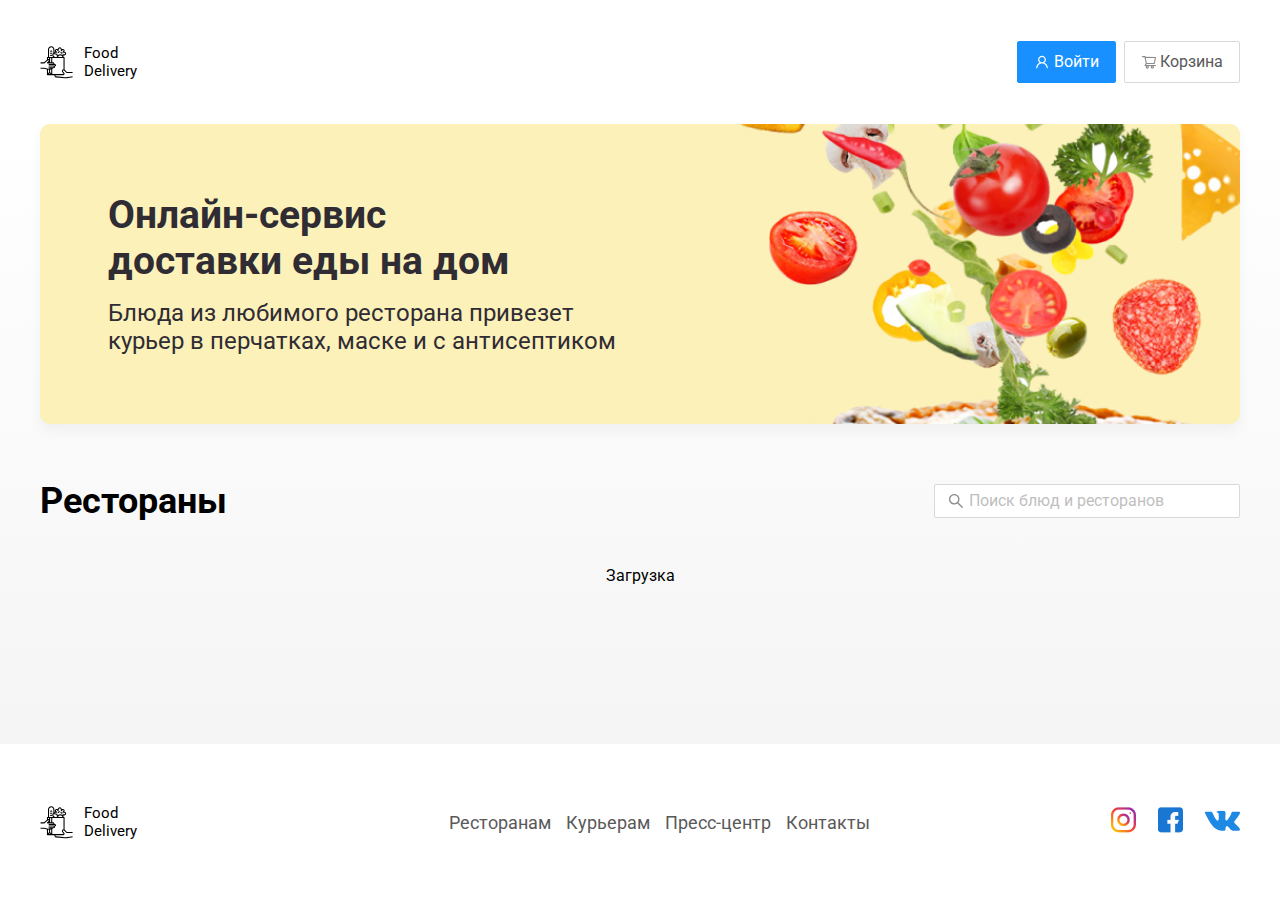
<file: index.html>
<!DOCTYPE html>
<html lang="ru">

<head>
  <meta charset="UTF-8">
  <meta name="viewport" content="width=device-width, initial-scale=1.0">
  <link rel="preconnect" href="https://fonts.googleapis.com">
  <link rel="preconnect" href="https://fonts.gstatic.com" crossorigin>
  <link
    href="https://fonts.googleapis.com/css2?family=Roboto:ital,wght@0,100;0,300;0,400;0,500;0,700;0,900;1,100;1,300;1,400;1,500;1,700;1,900&display=swap"
    rel="stylesheet">
  <link rel="stylesheet" href="./assets/styles/style.css">
  <script src="./assets/scripts/index.js" type="module" defer></script>
  <title>Food Delivery</title>
</head>

<body>
  <div class="page-wrapper">
    <header class="header">
      <div class="container">
        <div class="header-box">
          <a href="./index.html">
            <div class="logo header-logo">
              <div class="logo-img"><img src="./assets/icons/logo.svg" alt="logo"></div>
              <div class="logo-title">Food<br>Delivery</div>
            </div>
          </a>
          <div class="header-controls">
            <button type="button" class="btn primary-btn">
              <img src="./assets/icons/user.svg" alt="user icon" class="user-icon icon">
              Войти
            </button>
            <button type="button" id="cart-btn" class="btn outline-btn">
              <img src="./assets/icons/cart.svg" alt="cart icon" class="user-icon icon">
              Корзина</button>
          </div>
        </div>
      </div>
    </header>
    <main class="main">
      <div class="container">
        <section class="promo">
          <div class="promo-info">
            <h1 class="promo-title">Онлайн-сервис<br>доставки еды на дом</h1>
            <p class="promo-text">Блюда из любимого ресторана привезет<br>курьер в перчатках, маске и с
              антисептиком
            </p>
          </div>
          <div class="promo-img"></div>
        </section>
        <section class="restaurants">
          <div class="restaurants-title-box">
            <h2 class="restaurants-title">Рестораны</h2>
            <div class="restaurants-search-box">
              <button type="button" class="restaurants-search-btn">
                <img src="./assets/icons/search-icon.svg" alt="search icon">
              </button>
              <input type="text" class="restaurants-search" placeholder="Поиск блюд и ресторанов">
            </div>
          </div>
          <div id="cards-box" class="cards-box">

          </div>
        </section>
      </div>
    </main>

    <div class="cart-modal__overlay">
      <div class="cart-modal">
        <div class="cart-modal__title-box">
          <h2 class="cart-modal__title">Корзина</h2>
          <button type="button" id="modal-close-btn" class="btn close-btn">
            <svg width="26" height="26" viewBox="0 0 26 26" fill="none" xmlns="http://www.w3.org/2000/svg">
              <path
                d="M16.0035 13L25.3506 3.65245C25.6077 3.39513 25.7496 3.05184 25.75 2.68578C25.75 2.31952 25.6081 1.97582 25.3506 1.71891L24.5315 0.900011C24.274 0.642084 23.9307 0.500824 23.5642 0.500824C23.1984 0.500824 22.8551 0.642084 22.5976 0.900011L13.2504 10.247L3.90285 0.900011C3.64573 0.642084 3.30224 0.500824 2.93598 0.500824C2.57012 0.500824 2.22663 0.642084 1.96951 0.900011L1.15 1.71891C0.616667 2.25225 0.616667 3.11973 1.15 3.65245L10.4974 13L1.15 22.3472C0.892683 22.6049 0.751016 22.9482 0.751016 23.3142C0.751016 23.6803 0.892683 24.0236 1.15 24.2811L1.96931 25.1C2.22642 25.3577 2.57012 25.4992 2.93577 25.4992C3.30203 25.4992 3.64553 25.3577 3.90264 25.1L13.2502 15.7529L22.5974 25.1C22.8549 25.3577 23.1982 25.4992 23.564 25.4992H23.5644C23.9305 25.4992 24.2738 25.3577 24.5313 25.1L25.3504 24.2811C25.6075 24.0238 25.7494 23.6803 25.7494 23.3142C25.7494 22.9482 25.6075 22.6049 25.3504 22.3474L16.0035 13Z"
                fill="black" />
            </svg>
          </button>
        </div>
        <div class="cart-modal__products-list">
          <ul>
            <li>
              <div class="cart-modal__product-item">
                <div class="product-name">Ролл угорь стандарт</div>
                <div class="product-controls-box">
                  <div class="product-price">250 ₽</div>
                  <div class="product-btns-box">
                    <button type="button" class="btn cart-modal-btn">-</button>
                    <div class="product-count">1</div>
                    <button type="button" class="btn cart-modal-btn">+</button>
                  </div>
                </div>
              </div>
            </li>
            <li>
              <div class="cart-modal__product-item">
                <div class="product-name">Окинава стандарт</div>
                <div class="product-controls-box">
                  <div class="product-price">250 ₽</div>
                  <div class="product-btns-box">
                    <button type="button" class="btn cart-modal-btn">-</button>
                    <div class="product-count">1</div>
                    <button type="button" class="btn cart-modal-btn">+</button>
                  </div>
                </div>
              </div>
            </li>
            <li>
              <div class="cart-modal__product-item">
                <div class="product-name">Ролл с креветкой стандарт</div>
                <div class="product-controls-box">
                  <div class="product-price">250 ₽</div>
                  <div class="product-btns-box">
                    <button type="button" class="btn cart-modal-btn">-</button>
                    <div class="product-count">1</div>
                    <button type="button" class="btn cart-modal-btn">+</button>
                  </div>
                </div>
              </div>
            </li>
          </ul>
        </div>
        <div class="cart-modal__total-box">
          <div class="cart-modal__total-sum">750 ₽</div>
          <div class="cart-modal__controls">
            <button type="button" class="btn primary-btn">Оформить заказ</button>
            <button type="button" class="btn outline-btn ">Отмена</button>
          </div>
        </div>
      </div>
    </div>

    <footer class="footer">
      <div class="container">
        <div class="footer-box">
          <a href="./index.html">
            <div class="logo footer-logo">
              <div class="logo-img"><img src="./assets/icons/logo.svg" alt="logo"></div>
              <div class="logo-title">Food<br>Delivery</div>
            </div>
          </a>
          <div class="footer-nav"></div>
          <div class="footer-social"></div>
          <div class="footer-nav">
            <ul class="footer-nav-list">
              <li class="footer-nav-link"><a href="#">Ресторанам</a></li>
              <li class="footer-nav-link"><a href="#">Курьерам</a></li>
              <li class="footer-nav-link"><a href="#">Пресс-центр</a></li>
              <li class="footer-nav-link"><a href="#">Контакты</a></li>
            </ul>
          </div>
          <div class="footer-social">
            <a href="#">
              <img src="./assets/icons/inst-logo.png" alt="instagram logo" class="social-link">
            </a>
            <a href="#">
              <img src="./assets/icons/fb-logo.png" alt="facebook logo" class="social-link">
            </a>
            <a href="#">
              <img src="./assets/icons/vk-logo.png" alt="vk logo" class="social-link">
            </a>
          </div>
        </div>
      </div>
    </footer>
  </div>
</body>

</html>
</file>
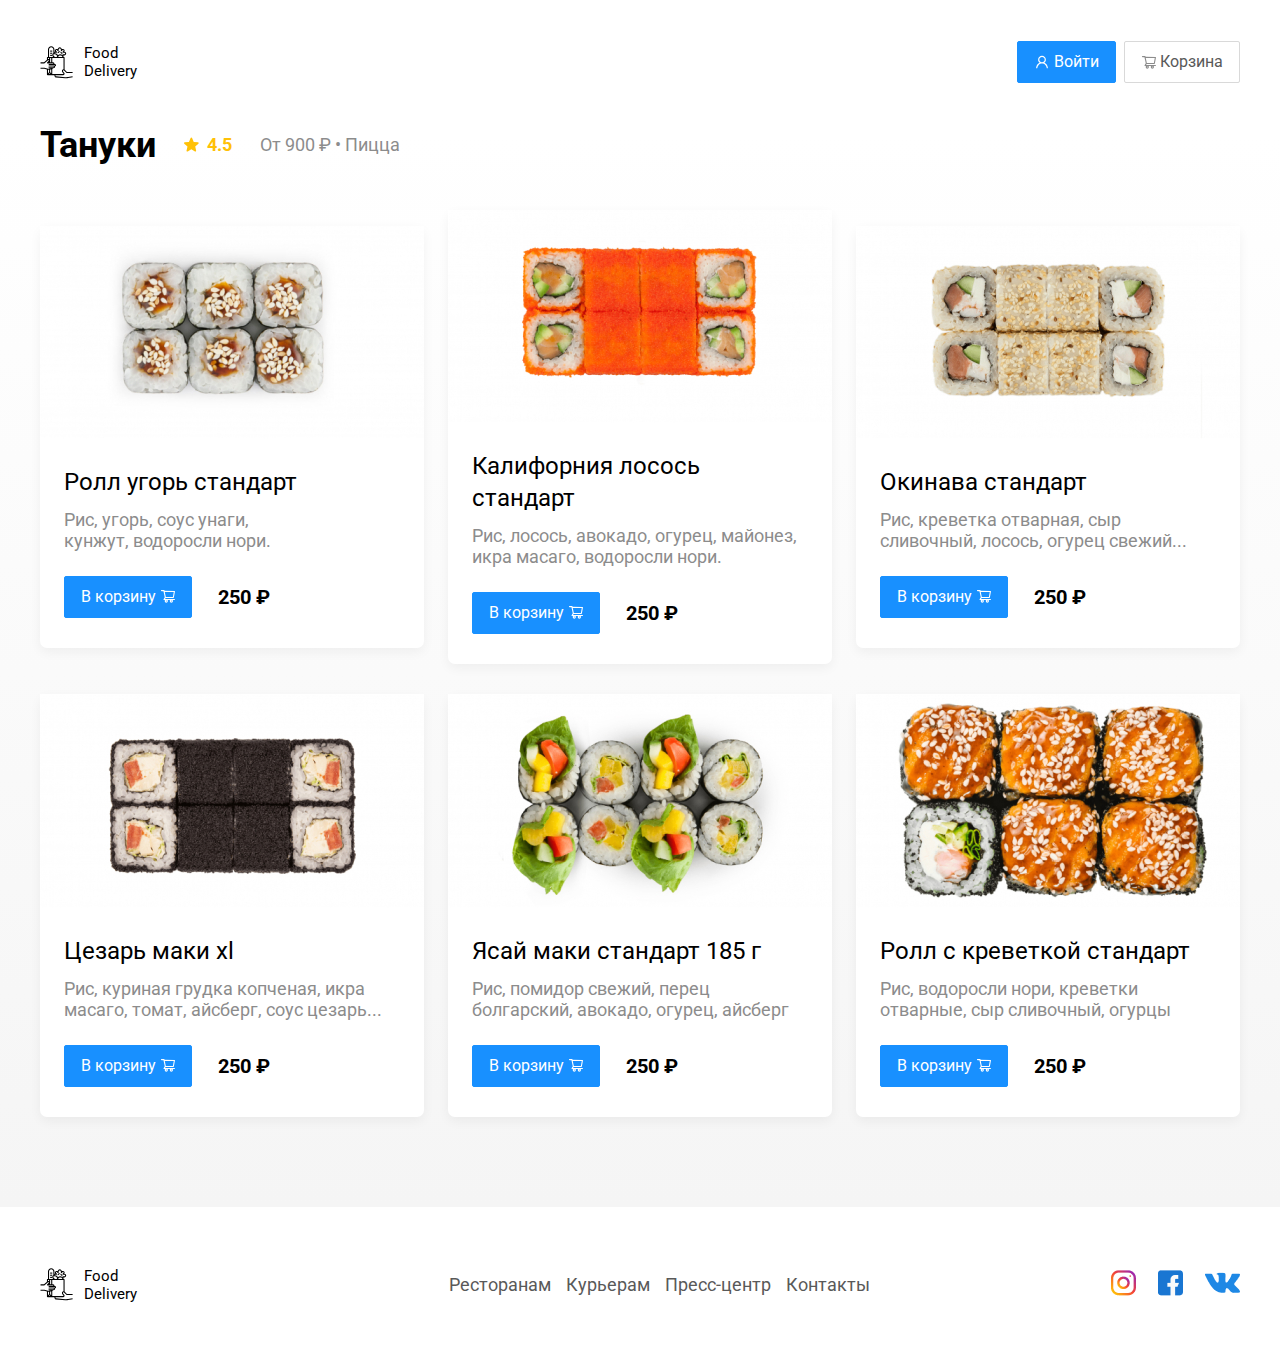
<file: tanuki.html>
<!DOCTYPE html>
<html lang="ru">

<head>
  <meta charset="UTF-8">
  <meta name="viewport" content="width=device-width, initial-scale=1.0">
  <link rel="preconnect" href="https://fonts.googleapis.com">
  <link rel="preconnect" href="https://fonts.gstatic.com" crossorigin>
  <link
    href="https://fonts.googleapis.com/css2?family=Roboto:ital,wght@0,100;0,300;0,400;0,500;0,700;0,900;1,100;1,300;1,400;1,500;1,700;1,900&display=swap"
    rel="stylesheet">
  <link rel="stylesheet" href="./assets/styles/style.css">
  <script src="./assets/scripts/index.js" type="module" defer></script>
  <title>Food Delivery</title>
</head>

<body>
  <div class="page-wrapper">
    <header class="header">
      <div class="container">
        <div class="header-box">
          <a href="./index.html">
            <div class="logo header-logo">
              <div class="logo-img"><img src="./assets/icons/logo.svg" alt="logo"></div>
              <div class="logo-title">Food<br>Delivery</div>
            </div>
          </a>
          <div class="header-controls">
            <button type="button" class="btn primary-btn">
              <img src="./assets/icons/user.svg" alt="user icon" class="user-icon icon">
              Войти
            </button>
            <button type="button" id="cart-btn" class="btn outline-btn">
              <img src="./assets/icons/cart.svg" alt="cart icon" class="user-icon icon">
              Корзина</button>
          </div>
        </div>
      </div>
    </header>
    <main class="main">
      <div class="container">
        <section class="restaurants">
          <div class="restaurants-title-box flex-content-start">
            <h2 class="restaurants-title">Тануки</h2>
            <div class="restaurant-rating"><img src="./assets/icons/star-icon.svg" alt="star icon">4.5</div>
            <div class="restaurant-price">От 900 &#8381; &bull; Пицца </div>
          </div>
          <div class="cards-box">
            <div class="card food-card">
              <div class="card-img food-card-img">
                <img src="./assets/images/food-1.jpg" alt="dish image">
              </div>
              <div class="food-card-info-wrapper">
                <h3 class="card-name food-card-title">Ролл угорь стандарт</h3>
                <p class="food-card-description">Рис, угорь, соус унаги,<br> кунжут, водоросли нори.</p>
                <div class="card-info-box">
                  <button type="button" class="btn primary-btn">
                    В корзину
                    <svg width="15" height="13" viewBox="0 0 15 13" fill="none" xmlns="http://www.w3.org/2000/svg">
                      <path
                        d="M14.4202 8.96719H5.11549L5.58268 8.01562L13.3452 8.00156C13.6077 8.00156 13.8327 7.81406 13.8796 7.55469L14.9546 1.5375C14.9827 1.37969 14.9405 1.21719 14.8374 1.09375C14.7864 1.033 14.7228 0.984065 14.6511 0.950339C14.5793 0.916613 14.501 0.898903 14.4217 0.898438L4.54674 0.865625L4.46237 0.46875C4.40924 0.215625 4.18112 0.03125 3.92174 0.03125H1.50768C1.36139 0.03125 1.2211 0.0893608 1.11766 0.192799C1.01423 0.296237 0.956116 0.436529 0.956116 0.582813C0.956116 0.729096 1.01423 0.869388 1.11766 0.972826C1.2211 1.07626 1.36139 1.13438 1.50768 1.13438H3.47487L3.84362 2.8875L4.75143 7.28281L3.58268 9.19063C3.52198 9.27254 3.48543 9.36981 3.47714 9.47143C3.46886 9.57305 3.48918 9.67496 3.5358 9.76562C3.62955 9.95156 3.81862 10.0688 4.02799 10.0688H5.00924C4.80005 10.3466 4.68706 10.685 4.68737 11.0328C4.68737 11.9172 5.40612 12.6359 6.29049 12.6359C7.17487 12.6359 7.89362 11.9172 7.89362 11.0328C7.89362 10.6844 7.77799 10.3453 7.57174 10.0688H10.0889C9.87974 10.3466 9.76675 10.685 9.76705 11.0328C9.76705 11.9172 10.4858 12.6359 11.3702 12.6359C12.2546 12.6359 12.9733 11.9172 12.9733 11.0328C12.9733 10.6844 12.8577 10.3453 12.6514 10.0688H14.4217C14.7249 10.0688 14.9733 9.82187 14.9733 9.51719C14.9724 9.37106 14.9137 9.23122 14.8101 9.12818C14.7065 9.02514 14.5663 8.96727 14.4202 8.96719V8.96719ZM4.77643 1.95312L13.7733 1.98281L12.8921 6.91719L5.82487 6.92969L4.77643 1.95312ZM6.29049 11.5266C6.01862 11.5266 5.79674 11.3047 5.79674 11.0328C5.79674 10.7609 6.01862 10.5391 6.29049 10.5391C6.56237 10.5391 6.78424 10.7609 6.78424 11.0328C6.78424 11.1638 6.73222 11.2894 6.63962 11.3819C6.54703 11.4745 6.42144 11.5266 6.29049 11.5266V11.5266ZM11.3702 11.5266C11.0983 11.5266 10.8764 11.3047 10.8764 11.0328C10.8764 10.7609 11.0983 10.5391 11.3702 10.5391C11.6421 10.5391 11.8639 10.7609 11.8639 11.0328C11.8639 11.1638 11.8119 11.2894 11.7193 11.3819C11.6267 11.4745 11.5011 11.5266 11.3702 11.5266V11.5266Z"
                        fill="#FFF" />
                    </svg>
                  </button>
                  <div class="food-card-price">250 &#8381;</div>
                </div>
              </div>
            </div>
            <div class="card food-card">
              <div class="card-img food-card-img">
                <img src="./assets/images/food-2.jpg" alt="dish image">
              </div>
              <div class="food-card-info-wrapper">
                <h3 class="card-name food-card-title">Калифорния лосось стандарт</h3>
                <p class="food-card-description">Рис, лосось, авокадо, огурец, майонез, икра масаго, водоросли нори.</p>
                <div class="card-info-box">
                  <button type="button" class="btn primary-btn">
                    В корзину
                    <svg width="15" height="13" viewBox="0 0 15 13" fill="none" xmlns="http://www.w3.org/2000/svg">
                      <path
                        d="M14.4202 8.96719H5.11549L5.58268 8.01562L13.3452 8.00156C13.6077 8.00156 13.8327 7.81406 13.8796 7.55469L14.9546 1.5375C14.9827 1.37969 14.9405 1.21719 14.8374 1.09375C14.7864 1.033 14.7228 0.984065 14.6511 0.950339C14.5793 0.916613 14.501 0.898903 14.4217 0.898438L4.54674 0.865625L4.46237 0.46875C4.40924 0.215625 4.18112 0.03125 3.92174 0.03125H1.50768C1.36139 0.03125 1.2211 0.0893608 1.11766 0.192799C1.01423 0.296237 0.956116 0.436529 0.956116 0.582813C0.956116 0.729096 1.01423 0.869388 1.11766 0.972826C1.2211 1.07626 1.36139 1.13438 1.50768 1.13438H3.47487L3.84362 2.8875L4.75143 7.28281L3.58268 9.19063C3.52198 9.27254 3.48543 9.36981 3.47714 9.47143C3.46886 9.57305 3.48918 9.67496 3.5358 9.76562C3.62955 9.95156 3.81862 10.0688 4.02799 10.0688H5.00924C4.80005 10.3466 4.68706 10.685 4.68737 11.0328C4.68737 11.9172 5.40612 12.6359 6.29049 12.6359C7.17487 12.6359 7.89362 11.9172 7.89362 11.0328C7.89362 10.6844 7.77799 10.3453 7.57174 10.0688H10.0889C9.87974 10.3466 9.76675 10.685 9.76705 11.0328C9.76705 11.9172 10.4858 12.6359 11.3702 12.6359C12.2546 12.6359 12.9733 11.9172 12.9733 11.0328C12.9733 10.6844 12.8577 10.3453 12.6514 10.0688H14.4217C14.7249 10.0688 14.9733 9.82187 14.9733 9.51719C14.9724 9.37106 14.9137 9.23122 14.8101 9.12818C14.7065 9.02514 14.5663 8.96727 14.4202 8.96719V8.96719ZM4.77643 1.95312L13.7733 1.98281L12.8921 6.91719L5.82487 6.92969L4.77643 1.95312ZM6.29049 11.5266C6.01862 11.5266 5.79674 11.3047 5.79674 11.0328C5.79674 10.7609 6.01862 10.5391 6.29049 10.5391C6.56237 10.5391 6.78424 10.7609 6.78424 11.0328C6.78424 11.1638 6.73222 11.2894 6.63962 11.3819C6.54703 11.4745 6.42144 11.5266 6.29049 11.5266V11.5266ZM11.3702 11.5266C11.0983 11.5266 10.8764 11.3047 10.8764 11.0328C10.8764 10.7609 11.0983 10.5391 11.3702 10.5391C11.6421 10.5391 11.8639 10.7609 11.8639 11.0328C11.8639 11.1638 11.8119 11.2894 11.7193 11.3819C11.6267 11.4745 11.5011 11.5266 11.3702 11.5266V11.5266Z"
                        fill="#FFF" />
                    </svg>
                  </button>
                  <div class="food-card-price">250 &#8381;</div>
                </div>
              </div>
            </div>
            <div class="card food-card">
              <div class="card-img food-card-img">
                <img src="./assets/images/food-3.jpg" alt="dish image">
              </div>
              <div class="food-card-info-wrapper">
                <h3 class="card-name food-card-title">Окинава стандарт</h3>
                <p class="food-card-description"> Рис, креветка отварная, сыр сливочный, лосось, огурец свежий...</p>
                <div class="card-info-box">
                  <button type="button" class="btn primary-btn">
                    В корзину
                    <svg width="15" height="13" viewBox="0 0 15 13" fill="none" xmlns="http://www.w3.org/2000/svg">
                      <path
                        d="M14.4202 8.96719H5.11549L5.58268 8.01562L13.3452 8.00156C13.6077 8.00156 13.8327 7.81406 13.8796 7.55469L14.9546 1.5375C14.9827 1.37969 14.9405 1.21719 14.8374 1.09375C14.7864 1.033 14.7228 0.984065 14.6511 0.950339C14.5793 0.916613 14.501 0.898903 14.4217 0.898438L4.54674 0.865625L4.46237 0.46875C4.40924 0.215625 4.18112 0.03125 3.92174 0.03125H1.50768C1.36139 0.03125 1.2211 0.0893608 1.11766 0.192799C1.01423 0.296237 0.956116 0.436529 0.956116 0.582813C0.956116 0.729096 1.01423 0.869388 1.11766 0.972826C1.2211 1.07626 1.36139 1.13438 1.50768 1.13438H3.47487L3.84362 2.8875L4.75143 7.28281L3.58268 9.19063C3.52198 9.27254 3.48543 9.36981 3.47714 9.47143C3.46886 9.57305 3.48918 9.67496 3.5358 9.76562C3.62955 9.95156 3.81862 10.0688 4.02799 10.0688H5.00924C4.80005 10.3466 4.68706 10.685 4.68737 11.0328C4.68737 11.9172 5.40612 12.6359 6.29049 12.6359C7.17487 12.6359 7.89362 11.9172 7.89362 11.0328C7.89362 10.6844 7.77799 10.3453 7.57174 10.0688H10.0889C9.87974 10.3466 9.76675 10.685 9.76705 11.0328C9.76705 11.9172 10.4858 12.6359 11.3702 12.6359C12.2546 12.6359 12.9733 11.9172 12.9733 11.0328C12.9733 10.6844 12.8577 10.3453 12.6514 10.0688H14.4217C14.7249 10.0688 14.9733 9.82187 14.9733 9.51719C14.9724 9.37106 14.9137 9.23122 14.8101 9.12818C14.7065 9.02514 14.5663 8.96727 14.4202 8.96719V8.96719ZM4.77643 1.95312L13.7733 1.98281L12.8921 6.91719L5.82487 6.92969L4.77643 1.95312ZM6.29049 11.5266C6.01862 11.5266 5.79674 11.3047 5.79674 11.0328C5.79674 10.7609 6.01862 10.5391 6.29049 10.5391C6.56237 10.5391 6.78424 10.7609 6.78424 11.0328C6.78424 11.1638 6.73222 11.2894 6.63962 11.3819C6.54703 11.4745 6.42144 11.5266 6.29049 11.5266V11.5266ZM11.3702 11.5266C11.0983 11.5266 10.8764 11.3047 10.8764 11.0328C10.8764 10.7609 11.0983 10.5391 11.3702 10.5391C11.6421 10.5391 11.8639 10.7609 11.8639 11.0328C11.8639 11.1638 11.8119 11.2894 11.7193 11.3819C11.6267 11.4745 11.5011 11.5266 11.3702 11.5266V11.5266Z"
                        fill="#FFF" />
                    </svg>
                  </button>
                  <div class="food-card-price">250 &#8381;</div>
                </div>
              </div>
            </div>
            <div class="card food-card">
              <div class="card-img food-card-img">
                <img src="./assets/images/food-4.jpg" alt="dish image">
              </div>
              <div class="food-card-info-wrapper">
                <h3 class="card-name food-card-title">Цезарь маки хl</h3>
                <p class="food-card-description">Рис, куриная грудка копченая, икра масаго, томат, айсберг, соус
                  цезарь...</p>
                <div class="card-info-box">
                  <button type="button" class="btn primary-btn">
                    В корзину
                    <svg width="15" height="13" viewBox="0 0 15 13" fill="none" xmlns="http://www.w3.org/2000/svg">
                      <path
                        d="M14.4202 8.96719H5.11549L5.58268 8.01562L13.3452 8.00156C13.6077 8.00156 13.8327 7.81406 13.8796 7.55469L14.9546 1.5375C14.9827 1.37969 14.9405 1.21719 14.8374 1.09375C14.7864 1.033 14.7228 0.984065 14.6511 0.950339C14.5793 0.916613 14.501 0.898903 14.4217 0.898438L4.54674 0.865625L4.46237 0.46875C4.40924 0.215625 4.18112 0.03125 3.92174 0.03125H1.50768C1.36139 0.03125 1.2211 0.0893608 1.11766 0.192799C1.01423 0.296237 0.956116 0.436529 0.956116 0.582813C0.956116 0.729096 1.01423 0.869388 1.11766 0.972826C1.2211 1.07626 1.36139 1.13438 1.50768 1.13438H3.47487L3.84362 2.8875L4.75143 7.28281L3.58268 9.19063C3.52198 9.27254 3.48543 9.36981 3.47714 9.47143C3.46886 9.57305 3.48918 9.67496 3.5358 9.76562C3.62955 9.95156 3.81862 10.0688 4.02799 10.0688H5.00924C4.80005 10.3466 4.68706 10.685 4.68737 11.0328C4.68737 11.9172 5.40612 12.6359 6.29049 12.6359C7.17487 12.6359 7.89362 11.9172 7.89362 11.0328C7.89362 10.6844 7.77799 10.3453 7.57174 10.0688H10.0889C9.87974 10.3466 9.76675 10.685 9.76705 11.0328C9.76705 11.9172 10.4858 12.6359 11.3702 12.6359C12.2546 12.6359 12.9733 11.9172 12.9733 11.0328C12.9733 10.6844 12.8577 10.3453 12.6514 10.0688H14.4217C14.7249 10.0688 14.9733 9.82187 14.9733 9.51719C14.9724 9.37106 14.9137 9.23122 14.8101 9.12818C14.7065 9.02514 14.5663 8.96727 14.4202 8.96719V8.96719ZM4.77643 1.95312L13.7733 1.98281L12.8921 6.91719L5.82487 6.92969L4.77643 1.95312ZM6.29049 11.5266C6.01862 11.5266 5.79674 11.3047 5.79674 11.0328C5.79674 10.7609 6.01862 10.5391 6.29049 10.5391C6.56237 10.5391 6.78424 10.7609 6.78424 11.0328C6.78424 11.1638 6.73222 11.2894 6.63962 11.3819C6.54703 11.4745 6.42144 11.5266 6.29049 11.5266V11.5266ZM11.3702 11.5266C11.0983 11.5266 10.8764 11.3047 10.8764 11.0328C10.8764 10.7609 11.0983 10.5391 11.3702 10.5391C11.6421 10.5391 11.8639 10.7609 11.8639 11.0328C11.8639 11.1638 11.8119 11.2894 11.7193 11.3819C11.6267 11.4745 11.5011 11.5266 11.3702 11.5266V11.5266Z"
                        fill="#FFF" />
                    </svg>
                  </button>
                  <div class="food-card-price">250 &#8381;</div>
                </div>
              </div>
            </div>
            <div class="card food-card">
              <div class="card-img food-card-img">
                <img src="./assets/images/food-5.jpg" alt="dish image">
              </div>
              <div class="food-card-info-wrapper">
                <h3 class="card-name food-card-title">Ясай маки стандарт 185 г</h3>
                <p class="food-card-description">Рис, помидор свежий, перец болгарский, авокадо, огурец, айсберг</p>
                <div class="card-info-box">
                  <button type="button" class="btn primary-btn">
                    В корзину
                    <svg width="15" height="13" viewBox="0 0 15 13" fill="none" xmlns="http://www.w3.org/2000/svg">
                      <path
                        d="M14.4202 8.96719H5.11549L5.58268 8.01562L13.3452 8.00156C13.6077 8.00156 13.8327 7.81406 13.8796 7.55469L14.9546 1.5375C14.9827 1.37969 14.9405 1.21719 14.8374 1.09375C14.7864 1.033 14.7228 0.984065 14.6511 0.950339C14.5793 0.916613 14.501 0.898903 14.4217 0.898438L4.54674 0.865625L4.46237 0.46875C4.40924 0.215625 4.18112 0.03125 3.92174 0.03125H1.50768C1.36139 0.03125 1.2211 0.0893608 1.11766 0.192799C1.01423 0.296237 0.956116 0.436529 0.956116 0.582813C0.956116 0.729096 1.01423 0.869388 1.11766 0.972826C1.2211 1.07626 1.36139 1.13438 1.50768 1.13438H3.47487L3.84362 2.8875L4.75143 7.28281L3.58268 9.19063C3.52198 9.27254 3.48543 9.36981 3.47714 9.47143C3.46886 9.57305 3.48918 9.67496 3.5358 9.76562C3.62955 9.95156 3.81862 10.0688 4.02799 10.0688H5.00924C4.80005 10.3466 4.68706 10.685 4.68737 11.0328C4.68737 11.9172 5.40612 12.6359 6.29049 12.6359C7.17487 12.6359 7.89362 11.9172 7.89362 11.0328C7.89362 10.6844 7.77799 10.3453 7.57174 10.0688H10.0889C9.87974 10.3466 9.76675 10.685 9.76705 11.0328C9.76705 11.9172 10.4858 12.6359 11.3702 12.6359C12.2546 12.6359 12.9733 11.9172 12.9733 11.0328C12.9733 10.6844 12.8577 10.3453 12.6514 10.0688H14.4217C14.7249 10.0688 14.9733 9.82187 14.9733 9.51719C14.9724 9.37106 14.9137 9.23122 14.8101 9.12818C14.7065 9.02514 14.5663 8.96727 14.4202 8.96719V8.96719ZM4.77643 1.95312L13.7733 1.98281L12.8921 6.91719L5.82487 6.92969L4.77643 1.95312ZM6.29049 11.5266C6.01862 11.5266 5.79674 11.3047 5.79674 11.0328C5.79674 10.7609 6.01862 10.5391 6.29049 10.5391C6.56237 10.5391 6.78424 10.7609 6.78424 11.0328C6.78424 11.1638 6.73222 11.2894 6.63962 11.3819C6.54703 11.4745 6.42144 11.5266 6.29049 11.5266V11.5266ZM11.3702 11.5266C11.0983 11.5266 10.8764 11.3047 10.8764 11.0328C10.8764 10.7609 11.0983 10.5391 11.3702 10.5391C11.6421 10.5391 11.8639 10.7609 11.8639 11.0328C11.8639 11.1638 11.8119 11.2894 11.7193 11.3819C11.6267 11.4745 11.5011 11.5266 11.3702 11.5266V11.5266Z"
                        fill="#FFF" />
                    </svg>
                  </button>
                  <div class="food-card-price">250 &#8381;</div>
                </div>
              </div>
            </div>
            <div class="card food-card">
              <div class="card-img food-card-img">
                <img src="./assets/images/food-6.jpg" alt="dish image">
              </div>
              <div class="food-card-info-wrapper">
                <h3 class="card-name food-card-title">Ролл с креветкой стандарт</h3>
                <p class="food-card-description">Рис, водоросли нори, креветки отварные, сыр сливочный, огурцы</p>
                <div class="card-info-box">
                  <button type="button" class="btn primary-btn">
                    В корзину
                    <svg width="15" height="13" viewBox="0 0 15 13" fill="none" xmlns="http://www.w3.org/2000/svg">
                      <path
                        d="M14.4202 8.96719H5.11549L5.58268 8.01562L13.3452 8.00156C13.6077 8.00156 13.8327 7.81406 13.8796 7.55469L14.9546 1.5375C14.9827 1.37969 14.9405 1.21719 14.8374 1.09375C14.7864 1.033 14.7228 0.984065 14.6511 0.950339C14.5793 0.916613 14.501 0.898903 14.4217 0.898438L4.54674 0.865625L4.46237 0.46875C4.40924 0.215625 4.18112 0.03125 3.92174 0.03125H1.50768C1.36139 0.03125 1.2211 0.0893608 1.11766 0.192799C1.01423 0.296237 0.956116 0.436529 0.956116 0.582813C0.956116 0.729096 1.01423 0.869388 1.11766 0.972826C1.2211 1.07626 1.36139 1.13438 1.50768 1.13438H3.47487L3.84362 2.8875L4.75143 7.28281L3.58268 9.19063C3.52198 9.27254 3.48543 9.36981 3.47714 9.47143C3.46886 9.57305 3.48918 9.67496 3.5358 9.76562C3.62955 9.95156 3.81862 10.0688 4.02799 10.0688H5.00924C4.80005 10.3466 4.68706 10.685 4.68737 11.0328C4.68737 11.9172 5.40612 12.6359 6.29049 12.6359C7.17487 12.6359 7.89362 11.9172 7.89362 11.0328C7.89362 10.6844 7.77799 10.3453 7.57174 10.0688H10.0889C9.87974 10.3466 9.76675 10.685 9.76705 11.0328C9.76705 11.9172 10.4858 12.6359 11.3702 12.6359C12.2546 12.6359 12.9733 11.9172 12.9733 11.0328C12.9733 10.6844 12.8577 10.3453 12.6514 10.0688H14.4217C14.7249 10.0688 14.9733 9.82187 14.9733 9.51719C14.9724 9.37106 14.9137 9.23122 14.8101 9.12818C14.7065 9.02514 14.5663 8.96727 14.4202 8.96719V8.96719ZM4.77643 1.95312L13.7733 1.98281L12.8921 6.91719L5.82487 6.92969L4.77643 1.95312ZM6.29049 11.5266C6.01862 11.5266 5.79674 11.3047 5.79674 11.0328C5.79674 10.7609 6.01862 10.5391 6.29049 10.5391C6.56237 10.5391 6.78424 10.7609 6.78424 11.0328C6.78424 11.1638 6.73222 11.2894 6.63962 11.3819C6.54703 11.4745 6.42144 11.5266 6.29049 11.5266V11.5266ZM11.3702 11.5266C11.0983 11.5266 10.8764 11.3047 10.8764 11.0328C10.8764 10.7609 11.0983 10.5391 11.3702 10.5391C11.6421 10.5391 11.8639 10.7609 11.8639 11.0328C11.8639 11.1638 11.8119 11.2894 11.7193 11.3819C11.6267 11.4745 11.5011 11.5266 11.3702 11.5266V11.5266Z"
                        fill="#FFF" />
                    </svg>
                  </button>
                  <div class="food-card-price">250 &#8381;</div>
                </div>
              </div>
            </div>
          </div>
        </section>
      </div>
    </main>

    <div class="cart-modal__overlay">
      <div class="cart-modal">
        <div class="cart-modal__title-box">
          <h2 class="cart-modal__title">Корзина</h2>
          <button type="button" class="btn close-btn">
            <svg width="26" height="26" viewBox="0 0 26 26" fill="none" xmlns="http://www.w3.org/2000/svg">
              <path
                d="M16.0035 13L25.3506 3.65245C25.6077 3.39513 25.7496 3.05184 25.75 2.68578C25.75 2.31952 25.6081 1.97582 25.3506 1.71891L24.5315 0.900011C24.274 0.642084 23.9307 0.500824 23.5642 0.500824C23.1984 0.500824 22.8551 0.642084 22.5976 0.900011L13.2504 10.247L3.90285 0.900011C3.64573 0.642084 3.30224 0.500824 2.93598 0.500824C2.57012 0.500824 2.22663 0.642084 1.96951 0.900011L1.15 1.71891C0.616667 2.25225 0.616667 3.11973 1.15 3.65245L10.4974 13L1.15 22.3472C0.892683 22.6049 0.751016 22.9482 0.751016 23.3142C0.751016 23.6803 0.892683 24.0236 1.15 24.2811L1.96931 25.1C2.22642 25.3577 2.57012 25.4992 2.93577 25.4992C3.30203 25.4992 3.64553 25.3577 3.90264 25.1L13.2502 15.7529L22.5974 25.1C22.8549 25.3577 23.1982 25.4992 23.564 25.4992H23.5644C23.9305 25.4992 24.2738 25.3577 24.5313 25.1L25.3504 24.2811C25.6075 24.0238 25.7494 23.6803 25.7494 23.3142C25.7494 22.9482 25.6075 22.6049 25.3504 22.3474L16.0035 13Z"
                fill="black" />
            </svg>
          </button>
        </div>
        <div class="cart-modal__products-list">
          <ul>
            <li>
              <div class="cart-modal__product-item">
                <div class="product-name">Ролл угорь стандарт</div>
                <div class="product-controls-box">
                  <div class="product-price">250 ₽</div>
                  <div class="product-btns-box">
                    <button type="button" class="btn cart-modal-btn">-</button>
                    <div class="product-count">1</div>
                    <button type="button" class="btn cart-modal-btn">+</button>
                  </div>
                </div>
              </div>
            </li>
            <li>
              <div class="cart-modal__product-item">
                <div class="product-name">Окинава стандарт</div>
                <div class="product-controls-box">
                  <div class="product-price">250 ₽</div>
                  <div class="product-btns-box">
                    <button type="button" class="btn cart-modal-btn">-</button>
                    <div class="product-count">1</div>
                    <button type="button" class="btn cart-modal-btn">+</button>
                  </div>
                </div>
              </div>
            </li>
            <li>
              <div class="cart-modal__product-item">
                <div class="product-name">Ролл с креветкой стандарт</div>
                <div class="product-controls-box">
                  <div class="product-price">250 ₽</div>
                  <div class="product-btns-box">
                    <button type="button" class="btn cart-modal-btn">-</button>
                    <div class="product-count">1</div>
                    <button type="button" class="btn cart-modal-btn">+</button>
                  </div>
                </div>
              </div>
            </li>
          </ul>
        </div>
        <div class="cart-modal__total-box">
          <div class="cart-modal__total-sum">750 ₽</div>
          <div class="cart-modal__controls">
            <button type="button" class="btn primary-btn">Оформить заказ</button>
            <button type="button" class="btn outline-btn ">Отмена</button>
          </div>
        </div>
      </div>
    </div>

    <footer class="footer">
      <div class="container">
        <div class="footer-box">
          <a href="./index.html">
            <div class="logo footer-logo">
              <div class="logo-img"><img src="./assets/icons/logo.svg" alt="logo"></div>
              <div class="logo-title">Food<br>Delivery</div>
            </div>
          </a>
          <div class="footer-nav"></div>
          <div class="footer-social"></div>
          <div class="footer-nav">
            <ul class="footer-nav-list">
              <li class="footer-nav-link"><a href="#">Ресторанам</a></li>
              <li class="footer-nav-link"><a href="#">Курьерам</a></li>
              <li class="footer-nav-link"><a href="#">Пресс-центр</a></li>
              <li class="footer-nav-link"><a href="#">Контакты</a></li>
            </ul>
          </div>
          <div class="footer-social">
            <a href="#">
              <img src="./assets/icons/inst-logo.png" alt="instagram logo" class="social-link">
            </a>
            <a href="#">
              <img src="./assets/icons/fb-logo.png" alt="facebook logo" class="social-link">
            </a>
            <a href="#">
              <img src="./assets/icons/vk-logo.png" alt="vk logo" class="social-link">
            </a>
          </div>
        </div>
      </div>
    </footer>
  </div>
</body>

</html>
</file>
<file: assets/styles/style.css>
@import './variables.css';

* {
  box-sizing: border-box;
  padding: 0;
  margin: 0;
  font-family: 'Roboto', sans-serif;
}

body {
  position: relative;
}

body.modal-open {
  overflow: hidden;
}

a {
  text-decoration: none;
}

ul {
  list-style-type: none;
}

.page-wrapper {
  min-height: 100vh;
  display: flex;
  flex-direction: column;
}

.container {
  width: 100%;
  max-width: 1230px;
  height: 100%;
  margin: 0 auto;
  padding: 0 15px;
}

.header {
  min-height: 124px;
  display: flex;
  align-items: center;
}

.header-box {
  height: 100%;
  display: flex;
  justify-content: space-between;
  align-items: center;
  flex-wrap: wrap;
}

.logo {
  display: flex;
  gap: 11px;
  align-items: center;
}

.logo-img {
  height: 33px;
}

.logo-title {
  font-weight: 400;
  font-size: 15px;
  color: var(--gray---gray-10);
}

.header-controls {
  display: flex;
  align-items: center;
  justify-content: end;
  gap: 8px;
}

.btn {
  border: none;
  border-radius: 2px;
  padding: 8px 16px;
  font-weight: 400;
  font-size: 16px;
  line-height: 150%;
  text-align: center;
  cursor: pointer;
  display: flex;
  align-items: center;
  gap: 4px;
}

.primary-btn {
  border: 1px solid var(--daybreak-blue---blue-6);
  background: var(--daybreak-blue---blue-6);
  color: var(--gray---gray-1);
}

.outline-btn {
  border: 1px solid var(--gray---gray-5);
  background: var(--gray---gray-1);
  color: var(--gray---gray-8);
}

.main {
  flex-grow: 1;
  background: linear-gradient(
    180deg,
    rgba(245, 245, 245, 0) 1.04%,
    #f5f5f5 100%
  );
}

.promo {
  position: relative;
  min-height: 300px;
  width: 100%;
  padding: 68px;
  border-radius: 10px;
  box-shadow: 0 7px 12px 0 rgba(158, 158, 163, 0.1);
  background: #fbf1b9;
  margin-bottom: 56px;
}

.promo-info {
  position: relative;
  z-index: 1;
}

.promo-title {
  font-weight: 700;
  font-size: 39px;
  color: #302c34;
  margin-bottom: 15px;
}

.promo-text {
  font-weight: 400;
  font-size: 24px;
  color: #302c34;
}

.promo-img {
  height: 100%;
  width: 60%;
  position: absolute;
  top: 0;
  right: 0;
  overflow: hidden;
  background: url('../images/promo-img.png') no-repeat center center / cover;
}

.restaurants-title-box {
  display: flex;
  justify-content: space-between;
  align-items: center;
  flex-wrap: wrap;
  margin-bottom: 44px;
}

.restaurants-title {
  font-weight: 700;
  font-size: 36px;
  color: var(--gray---gray-10);
}

.restaurants-search-box {
  border: 1px solid var(--gray---gray-5);
  border-radius: 2px;
  background: var(--gray---gray-1);
  width: 306px;
  height: 34px;
  display: flex;
  justify-content: flex-start;
  align-items: center;
  gap: 4px;
  padding: 5px 12px;
}

.restaurants-search-btn {
  padding: 1px;
  border: none;
  background-color: inherit;
  width: 18px;
  height: 18px;
}

.restaurants-search {
  font-weight: 400;
  font-size: 16px;
  line-height: 150%;
  color: #bfbfbf;
  border: none;
  width: 90%;
  outline: none;
}

.restaurants-search::placeholder {
  color: #bfbfbf;
}

.cards-box {
  display: flex;
  justify-content: space-between;
  align-items: center;
  flex-wrap: wrap;
  margin-bottom: 60px;
}

.card {
  width: 384px;
  min-height: 380px;
  gap: 24px;
  margin-bottom: 30px;
  border-radius: 7px;
  box-shadow: 0 4px 12px 0 rgba(0, 0, 0, 0.05);
  background: var(--gray---gray-1);
}

.food-card {
  min-height: 412px;
}

.card-img {
  width: 100%;
  height: 66%;
  overflow: hidden;
}

.food-card-img {
  height: 52%;
}

.card-description {
  padding: 20px 24px 34px 24px;
}

.food-card-description {
  font-weight: 400;
  font-size: 18px;
  color: var(--gray---gray-7);
  margin-bottom: 25px;
}

.food-card-info-wrapper {
  padding: 24px 24px 30px 24px;
}

.card-name-box {
  display: flex;
  justify-content: space-between;
  align-items: center;
  margin-bottom: 10px;
}

.card-name {
  font-weight: 700;
  font-size: 24px;
  line-height: 133%;
  color: var(--gray---gray-10);
}

.food-card-title {
  font-weight: 400;
  margin-bottom: 10px;
}

.card-time {
  border-radius: 2px;
  padding: 1px 8px;
  min-width: 56px;
  height: 22px;
  background: var(--gray---gray-9);
  font-weight: 400;
  font-size: 12px;
  line-height: 167%;
  color: var(--gray---gray-1);
}

.card-info-box {
  display: flex;
  justify-content: flex-start;
  align-items: center;
  gap: 26px;
}

.card-rating {
  font-weight: 700;
  font-size: 18px;
  line-height: 178%;
  color: #ffc107;
  display: flex;
  align-items: center;
  gap: 10px;
}

.card-price {
  font-weight: 400;
  font-size: 18px;
  line-height: 178%;
  color: var(--gray---gray-7);
}

.food-card-price {
  font-weight: 700;
  font-size: 20px;
  line-height: 160%;
  color: var(--gray---gray-10);
}

.restaurant-rating {
  font-family: var(--font-family);
  font-weight: 700;
  font-size: 18px;
  line-height: 178%;
  color: #ffc107;
  display: flex;
  align-items: center;
  gap: 7.5px;
}

.restaurant-price {
  font-weight: 400;
  font-size: 18px;
  line-height: 178%;
  color: var(--gray---gray-7);
}

.cart-modal__overlay {
  display: none;
  position: fixed;
  width: 100%;
  height: 100%;
  top: 0;
  left: 0;
  background: rgba(0, 0, 0, 0.4);
  z-index: 99;
}

.cart-modal__overlay.open {
  display: block;
}

.cart-modal {
  position: relative;
  padding: 40px 46px;
  max-width: 780px;
  min-height: 100px;
  border-radius: 5px;
  background: var(--gray---gray-1);
  left: 50%;
  top: 50%;
  transform: translate(-50%, -50%);
}

.cart-modal__title-box {
  display: flex;
  justify-content: space-between;
  align-items: center;
  margin-bottom: 45px;
}

.product-name {
  font-weight: 400;
  font-size: 18px;
  line-height: 178%;
  color: var(--gray---gray-10);
}

.close-btn {
  padding: 10px;
  background: inherit;
}

.cart-modal__products-list {
  margin-bottom: 53px;
}

.cart-modal__products-list ul li {
  margin-bottom: 15px;
}

.cart-modal__product-item {
  display: flex;
  justify-content: space-between;
  align-items: center;
  padding: 0 15px 10px 0;
  border-bottom: 1px solid var(--gray---gray-5);
}

.product-controls-box {
  display: flex;
  justify-content: space-between;
  align-items: center;
  gap: 47px;
}

.product-price {
  font-weight: 700;
  font-size: 20px;
  line-height: 160%;
  color: var(--gray---gray-10);
}

.product-btns-box {
  display: flex;
  justify-content: space-between;
  align-items: center;
  gap: 14px;
}

.product-count {
  font-weight: 400;
  font-size: 16px;
  line-height: 150%;
  text-align: center;
  color: var(--gray---gray-10);
}

.cart-modal-btn {
  min-width: 32px;
  border: 1px solid var(--daybreak-blue---blue-5);
  border-radius: 2px;
  padding: 5px 16px;
  background: var(--gray---gray-1);
  color: var(--daybreak-blue---blue-5);
}

.cart-modal__total-box {
  display: flex;
  justify-content: space-between;
  align-items: center;
}

.cart-modal__controls {
  display: flex;
  justify-content: space-between;
  align-items: center;
  gap: 10px;
}

.cart-modal__total-sum {
  border-radius: 5px;
  padding: 15px 20px;
  min-height: 53px;
  background: var(--gray---gray-9);
  font-weight: 700;
  font-size: 20px;
  color: var(--gray---gray-2);
}

.footer {
  min-height: 156px;
  display: flex;
  align-items: center;
}

.footer-box {
  height: 100%;
  display: flex;
  justify-content: space-between;
  align-items: center;
  gap: 36px;
  flex-wrap: wrap;
}

.footer-nav {
  height: 100%;
  flex-grow: 1;
  display: flex;
  align-items: center;
  justify-content: flex-start;
  gap: 15px;
}

.footer-nav-list {
  display: flex;
  align-items: center;
  justify-content: flex-start;
  gap: 15px;
  flex-wrap: wrap;
}

.footer-nav-list a {
  font-weight: 400;
  font-size: 18px;
  color: var(--gray---gray-8);
}

.footer-social {
  height: 100%;
  display: flex;
  align-items: center;
  justify-content: end;
  gap: 21px;
}

.flex-content-start {
  justify-content: flex-start;
  gap: 28px;
}
</file>
